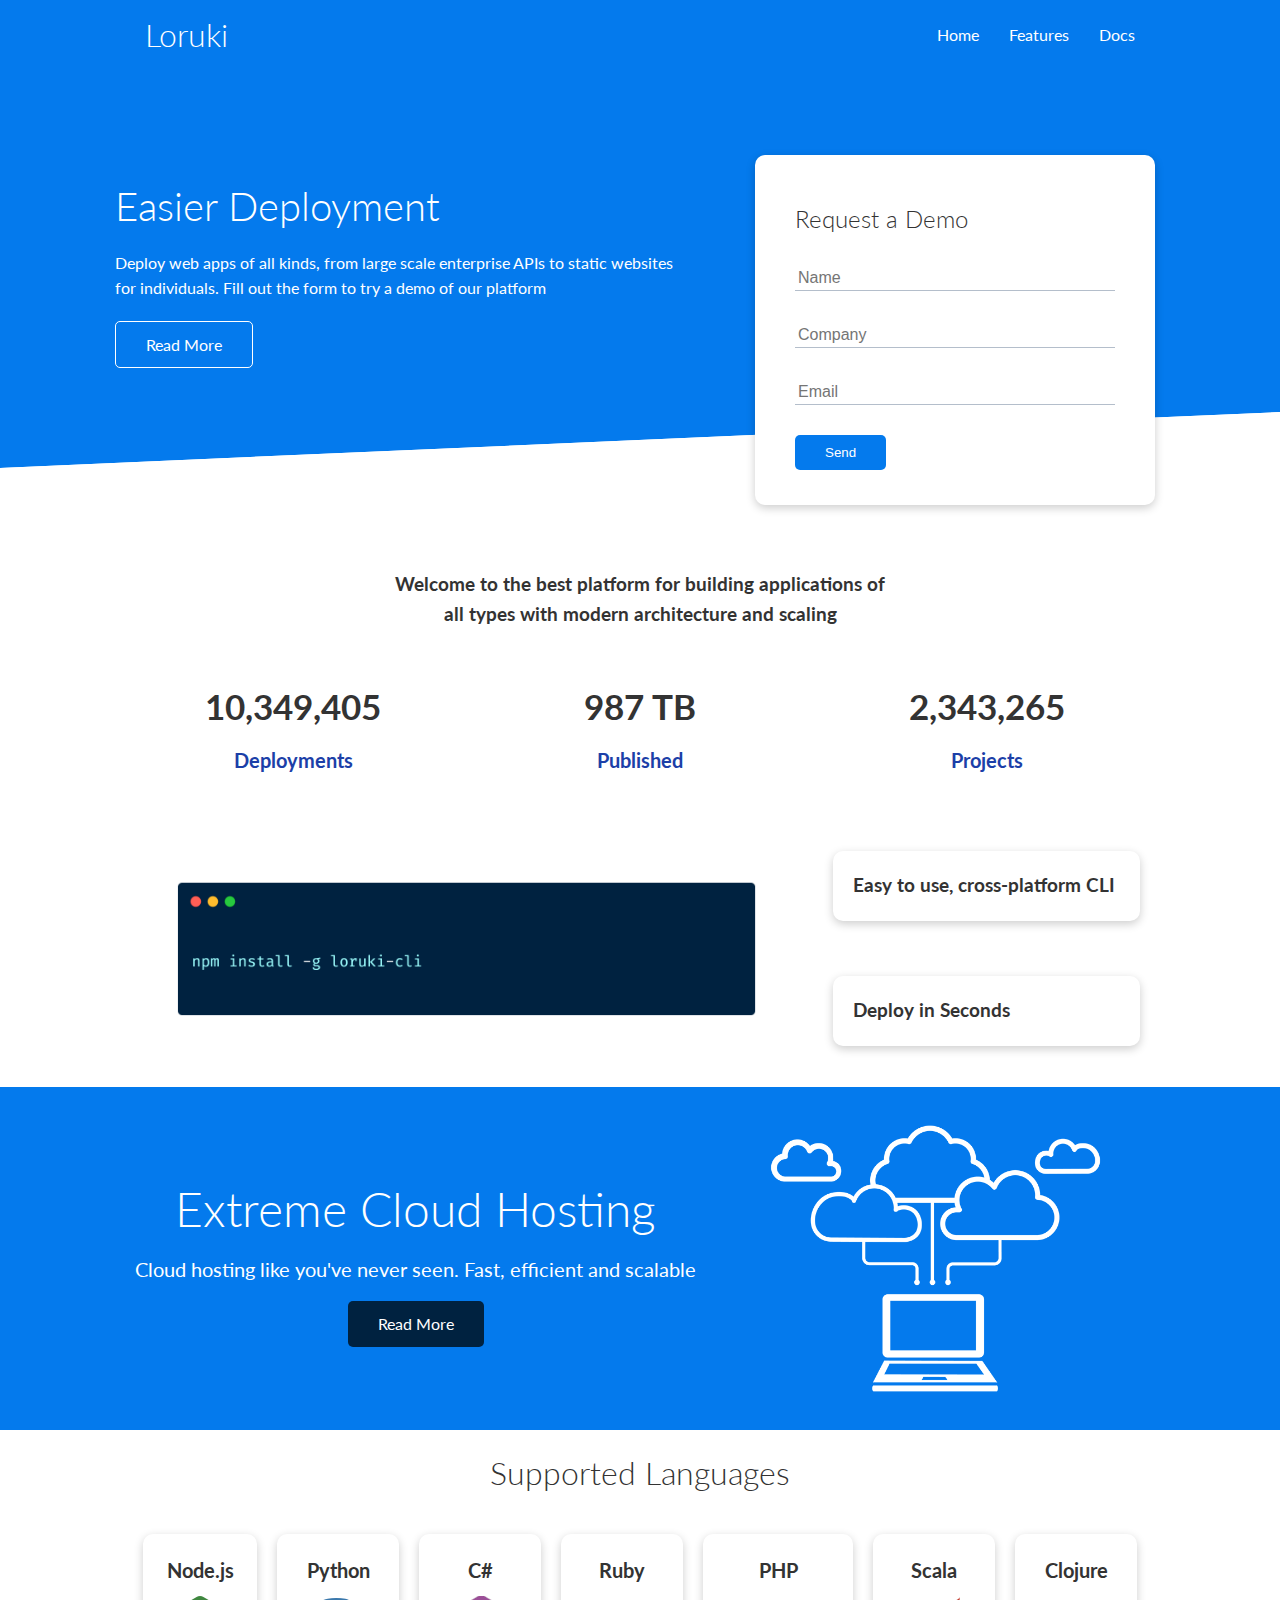
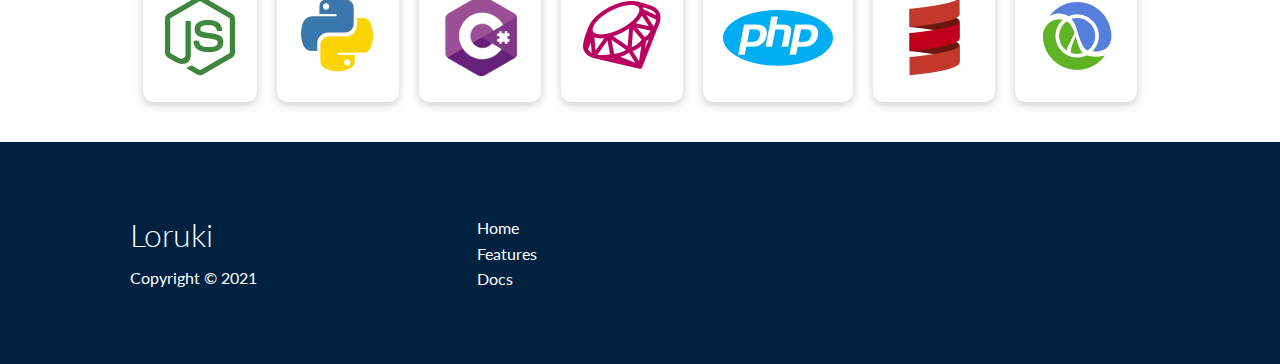
<file: index.html>
<!DOCTYPE html>
<html lang="en">
  <head>
    <meta charset="UTF-8" />
    <meta http-equiv="X-UA-Compatible" content="IE=edge" />
    <meta name="viewport" content="width=device-width, initial-scale=1.0" />
    <link
      rel="stylesheet"
      href="https://cdnjs.cloudflare.com/ajax/libs/font-awesome/5.15.1/css/all.min.css"
      integrity="sha512-+4zCK9k+qNFUR5X+cKL9EIR+ZOhtIloNl9GIKS57V1MyNsYpYcUrUeQc9vNfzsWfV28IaLL3i96P9sdNyeRssA=="
      crossorigin="anonymous"
      referrerpolicy="no-referrer"
    />
    <link rel="stylesheet" href="css/Utilities.css" />
    <link rel="stylesheet" href="css/style.css" />
    <title>Loruki | Cloud Hosting For Everyone</title>
  </head>
  <body>
    <!-- Navbar -->
    <div class="navbar">
      <div class="container flex">
        <h1 class="logo"><a href="index.html">Loruki</a></h1>
        <nav>
          <ul>
            <li><a href="index.html">Home</a></li>
            <li><a href="features.html">Features</a></li>
            <li><a href="docs.html">Docs</a></li>
          </ul>
        </nav>
      </div>
    </div>

    <!-- Showcase -->
    <section class="showcase">
      <div class="container grid">
        <div class="showcase-text">
          <h1>Easier Deployment</h1>
          <p>
            Deploy web apps of all kinds, from large scale enterprise APIs to
            static websites for individuals. Fill out the form to try a demo of
            our platform
          </p>
          <a href="features.html" class="btn btn-outline">Read More</a>
        </div>

        <div class="showcase-form card">
          <h2>Request a Demo</h2>
          <form>
            <div class="form-control">
              <input type="text" name="name" placeholder="Name" required />
            </div>
            <div class="form-control">
              <input
                type="text"
                name="company"
                placeholder="Company"
                required
              />
            </div>
            <div class="form-control">
              <input type="email" name="email" placeholder="Email" required />
            </div>
            <input type="submit" value="Send" class="btn btn-primary" />
          </form>
        </div>
      </div>
    </section>

    <!-- Stats -->

    <section class="stats">
      <div class="container">
        <h3 class="stats-heading text-center my-1">
          Welcome to the best platform for building applications of all types
          with modern architecture and scaling
        </h3>

        <div class="grid grid-3 text-center my-4">
          <div>
            <i class="fas fa-server fa-3x"></i>
            <h3>10,349,405</h3>
            <p class="text-secondary">Deployments</p>
          </div>
          <div>
            <i class="fas fa-upload fa-3x"></i>
            <h3>987 TB</h3>
            <p class="text-secondary">Published</p>
          </div>
          <div>
            <i class="fas fa-project-diagram fa-3x"></i>
            <h3>2,343,265</h3>
            <p class="text-secondary">Projects</p>
          </div>
        </div>
      </div>
    </section>

    <!-- CLI  -->

    <section class="cli">
      <div class="container grid">
        <img src="images/cli.png" alt="" />
        <div class="card">
          <h3>Easy to use, cross-platform CLI</h3>
        </div>
        <div class="card">
          <h3>Deploy in Seconds</h3>
        </div>
      </div>
    </section>

    <!-- Cloud -->

    <section class="cloud bg-primary my-2 py-2">
      <div class="container grid">
        <div class="text-center">
          <h2 class="lg">Extreme Cloud Hosting</h2>
          <p class="lead my-1">
            Cloud hosting like you've never seen. Fast, efficient and scalable
          </p>
          <a href="features.html" class="btn btn-dark">Read More</a>
        </div>
        <img src="images/cloud.png" alt="" />
      </div>
    </section>

    <!-- Languages -->

    <section class="languages">
      <h2 class="md text-center my-2">Supported Languages</h2>
      <div class="container flex">
        <div class="card">
          <h4>Node.js</h4>
          <img src="images/logos/node.png" alt="" />
        </div>
        <div class="card">
          <h4>Python</h4>
          <img src="images/logos/python.png" alt="" />
        </div>
        <div class="card">
          <h4>C#</h4>
          <img src="images/logos/csharp.png" alt="" />
        </div>
        <div class="card">
          <h4>Ruby</h4>
          <img src="images/logos/ruby.png" alt="" />
        </div>
        <div class="card">
          <h4>PHP</h4>
          <img src="images/logos/php.png" alt="" />
        </div>
        <div class="card">
          <h4>Scala</h4>
          <img src="images/logos/scala.png" alt="" />
        </div>
        <div class="card">
          <h4>Clojure</h4>
          <img src="images/logos/clojure.png" alt="" />
        </div>
      </div>
    </section>

    <!-- Footer -->

    <footer class="footer bg-dark py-5">
      <div class="container grid grid-3">
        <div>
          <h1>Loruki</h1>
          <p>Copyright &copy; 2021</p>
        </div>
        <nav>
          <ul>
            <li><a href="index.html">Home</a></li>
            <li><a href="features.html">Features</a></li>
            <li><a href="docs.html">Docs</a></li>
          </ul>
        </nav>
        <div class="social">
          <a href="#"><i class="fab fa-github fa-2x"></i></a>
          <a href="#"><i class="fab fa-facebook fa-2x"></i></a>
          <a href="#"><i class="fab fa-instagram fa-2x"></i></a>
          <a href="#"><i class="fab fa-twitter fa-2x"></i></a>
        </div>
      </div>
    </footer>
  </body>
</html>
</file>
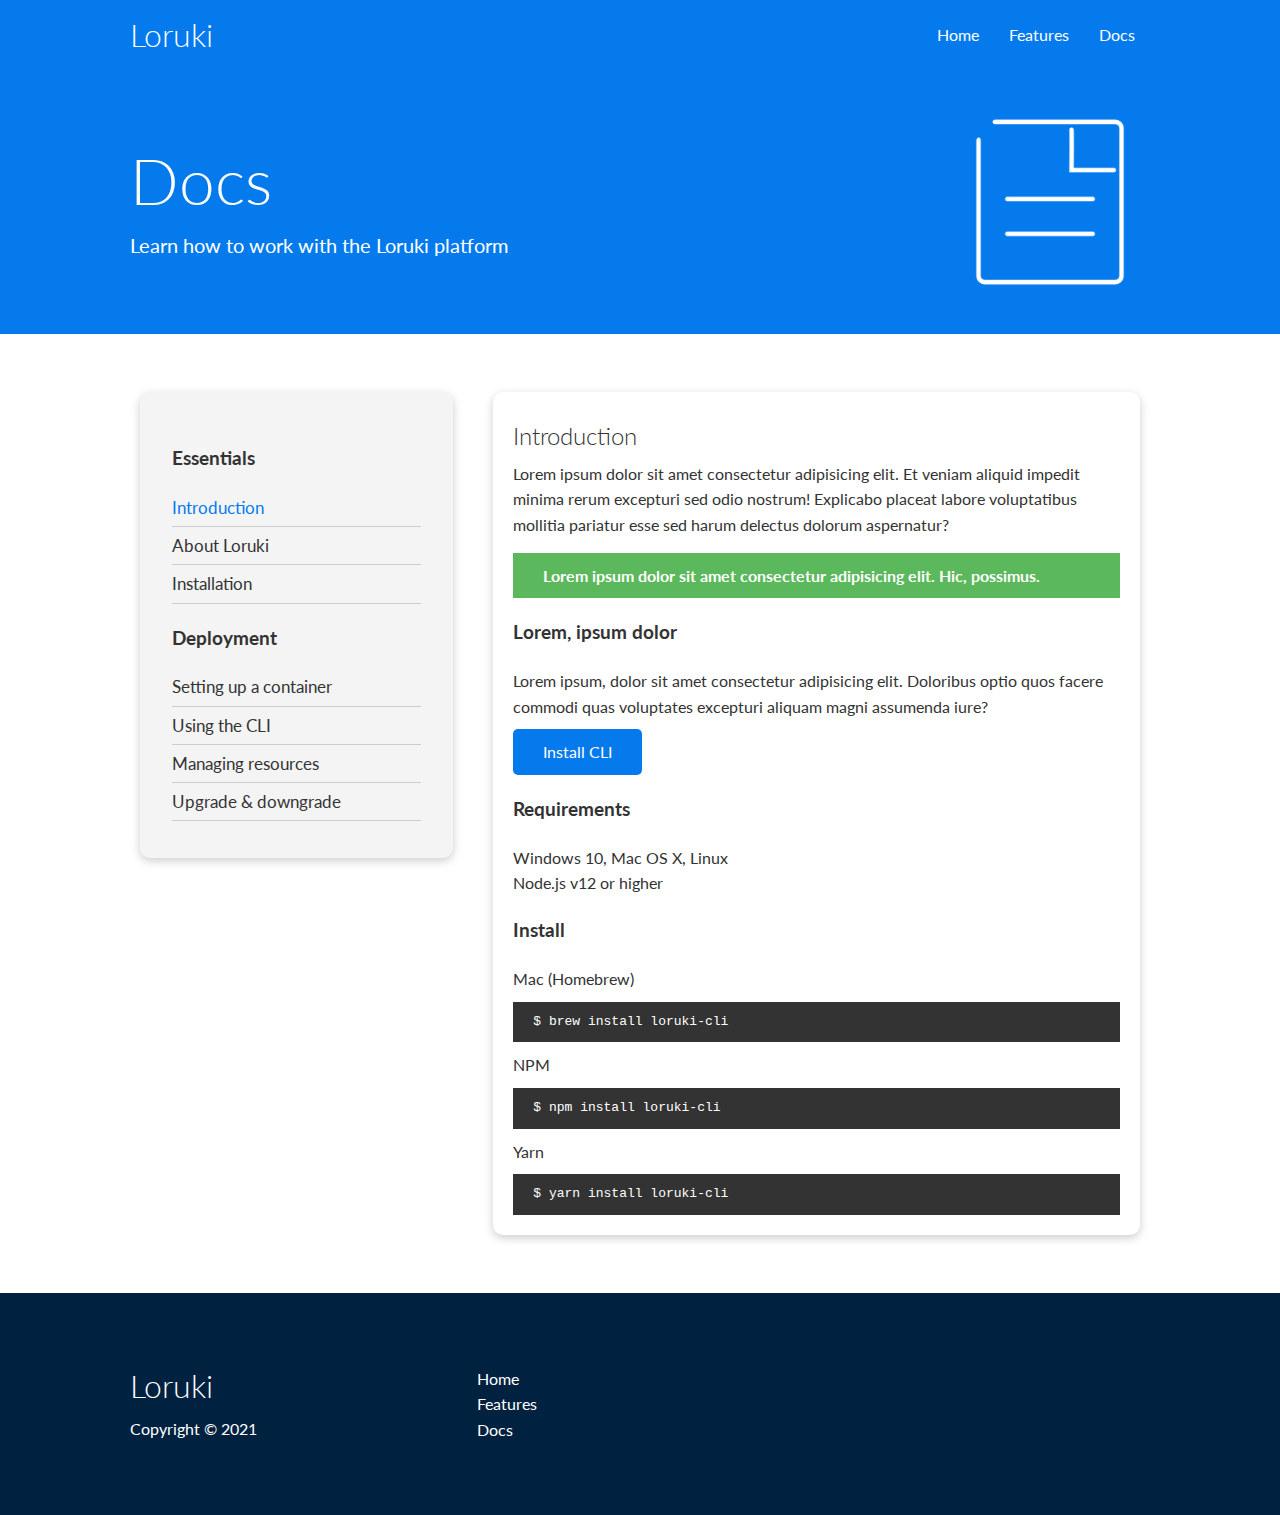
<file: docs.html>
<!DOCTYPE html>
<html lang="en">
  <head>
    <meta charset="UTF-8" />
    <meta http-equiv="X-UA-Compatible" content="IE=edge" />
    <meta name="viewport" content="width=device-width, initial-scale=1.0" />
    <link
      rel="stylesheet"
      href="https://cdnjs.cloudflare.com/ajax/libs/font-awesome/5.15.1/css/all.min.css"
      integrity="sha512-+4zCK9k+qNFUR5X+cKL9EIR+ZOhtIloNl9GIKS57V1MyNsYpYcUrUeQc9vNfzsWfV28IaLL3i96P9sdNyeRssA=="
      crossorigin="anonymous"
      referrerpolicy="no-referrer"
    />
    <link rel="stylesheet" href="css/Utilities.css" />
    <link rel="stylesheet" href="css/style.css" />
    <title>Loruki | Cloud Hosting For Everyone</title>
  </head>
  <body>
    <!-- Navbar -->
    <div class="navbar">
      <div class="container flex">
        <h1 class="logo">Loruki</h1>
        <nav>
          <ul>
            <li><a href="index.html">Home</a></li>
            <li><a href="features.html">Features</a></li>
            <li><a href="docs.html">Docs</a></li>
          </ul>
        </nav>
      </div>
    </div>

    <!-- Head -->

    <section class="docs-head bg-primary py-3">
      <div class="container grid">
        <div>
          <h1 class="xl">Docs</h1>
          <p class="lead">Learn how to work with the Loruki platform</p>
        </div>
        <img src="images/docs.png" alt="" />
      </div>
    </section>

    <!-- Docs Main -->
    <section class="docs-main my-4">
      <div class="container grid">
        <div class="card bg-light p-3">
          <h3 class="my-2">Essentials</h3>
          <nav>
            <ul>
              <li><a class="text-primary" href="#">Introduction</a></li>
              <li><a href="#">About Loruki</a></li>
              <li><a href="#">Installation</a></li>
            </ul>
          </nav>

          <h3 class="my-2">Deployment</h3>
          <nav>
            <ul>
              <li><a href="#">Setting up a container</a></li>
              <li><a href="#">Using the CLI</a></li>
              <li><a href="#">Managing resources</a></li>
              <li><a href="#">Upgrade & downgrade</a></li>
            </ul>
          </nav>
        </div>
        <div class="card">
          <h2>Introduction</h2>
          <p>
            Lorem ipsum dolor sit amet consectetur adipisicing elit. Et veniam
            aliquid impedit minima rerum excepturi sed odio nostrum! Explicabo
            placeat labore voluptatibus mollitia pariatur esse sed harum
            delectus dolorum aspernatur?
          </p>
          <div class="alert alert-success">
            <i class="fas fa-info"></i> Lorem ipsum dolor sit amet consectetur
            adipisicing elit. Hic, possimus.
          </div>

          <h3>Lorem, ipsum dolor</h3>
          <p>
            Lorem ipsum, dolor sit amet consectetur adipisicing elit. Doloribus
            optio quos facere commodi quas voluptates excepturi aliquam magni
            assumenda iure?
          </p>
          <a href="#" class="btn btn-primary">Install CLI</a>

          <h3>Requirements</h3>
          <ul>
            <li>Windows 10, Mac OS X, Linux</li>
            <li>Node.js v12 or higher</li>
          </ul>

          <h3>Install</h3>
          <p>Mac (Homebrew)</p>
          <pre><code>$ brew install loruki-cli</code></pre>
          <p>NPM</p>
          <pre><code>$ npm install loruki-cli</code></pre>
          <p>Yarn</p>
          <pre><code>$ yarn install loruki-cli</code></pre>
        </div>
      </div>
    </section>

    <!-- Footer -->

    <footer class="footer bg-dark py-5">
      <div class="container grid grid-3">
        <div>
          <h1>Loruki</h1>
          <p>Copyright &copy; 2021</p>
        </div>
        <nav>
          <ul>
            <li><a href="index.html">Home</a></li>
            <li><a href="features.html">Features</a></li>
            <li><a href="docs.html">Docs</a></li>
          </ul>
        </nav>
        <div class="social">
          <a href="#"><i class="fab fa-github fa-2x"></i></a>
          <a href="#"><i class="fab fa-facebook fa-2x"></i></a>
          <a href="#"><i class="fab fa-instagram fa-2x"></i></a>
          <a href="#"><i class="fab fa-twitter fa-2x"></i></a>
        </div>
      </div>
    </footer>
  </body>
</html>
</file>
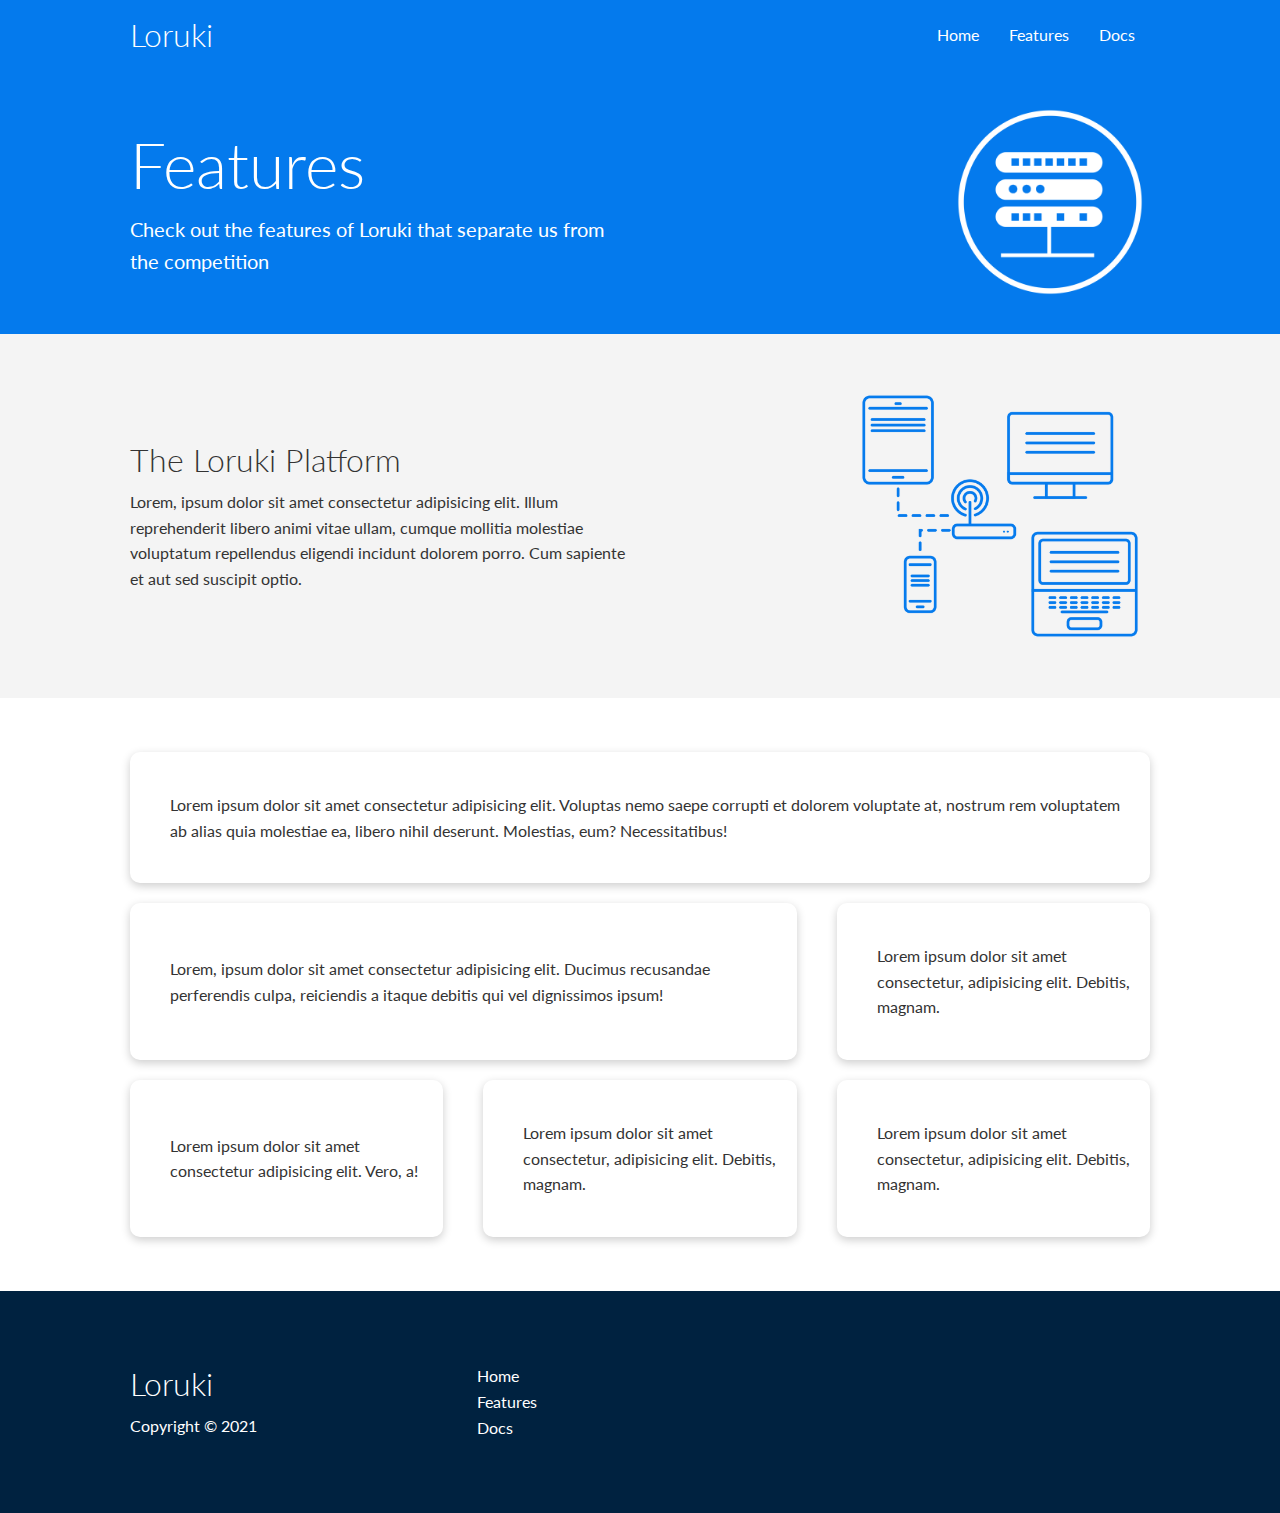
<file: features.html>
<!DOCTYPE html>
<html lang="en">
  <head>
    <meta charset="UTF-8" />
    <meta http-equiv="X-UA-Compatible" content="IE=edge" />
    <meta name="viewport" content="width=device-width, initial-scale=1.0" />
    <link
      rel="stylesheet"
      href="https://cdnjs.cloudflare.com/ajax/libs/font-awesome/5.15.1/css/all.min.css"
      integrity="sha512-+4zCK9k+qNFUR5X+cKL9EIR+ZOhtIloNl9GIKS57V1MyNsYpYcUrUeQc9vNfzsWfV28IaLL3i96P9sdNyeRssA=="
      crossorigin="anonymous"
      referrerpolicy="no-referrer"
    />
    <link rel="stylesheet" href="css/Utilities.css" />
    <link rel="stylesheet" href="css/style.css" />
    <title>Loruki | Cloud Hosting For Everyone</title>
  </head>
  <body>
    <!-- Navbar -->
    <div class="navbar">
      <div class="container flex">
        <h1 class="logo">Loruki</h1>
        <nav>
          <ul>
            <li><a href="index.html">Home</a></li>
            <li><a href="features.html">Features</a></li>
            <li><a href="docs.html">Docs</a></li>
          </ul>
        </nav>
      </div>
    </div>

    <!-- Head -->

    <section class="features-head bg-primary py-3">
      <div class="container grid">
        <div>
          <h1 class="xl">Features</h1>
          <p class="lead">
            Check out the features of Loruki that separate us from the
            competition
          </p>
        </div>
        <img src="images/server.png" alt="" />
      </div>
    </section>

    <!-- Sub head -->
    
    <section class="features-sub-head bg-light py-3">
      <div class="container grid">
        <div>
          <h1 class="md">The Loruki Platform</h1>
          <p>
            Lorem, ipsum dolor sit amet consectetur adipisicing elit. Illum reprehenderit libero animi vitae ullam, cumque mollitia molestiae voluptatum repellendus eligendi incidunt dolorem porro. Cum sapiente et aut sed suscipit optio.
          </p>
        </div>
        <img src="images/server2.png" alt="" />
      </div>
      </div>
    </section>

    <section class="features-main my-2">
      <div class="container grid grid-3">
          <div class="card flex">
              <i class="fas fa-server fa-3x"></i>
              <p>Lorem ipsum dolor sit amet consectetur adipisicing elit. Voluptas nemo saepe corrupti et dolorem voluptate at, nostrum rem voluptatem ab alias quia molestiae ea, libero nihil deserunt. Molestias, eum? Necessitatibus!</p>
          </div>
          <div class="card flex">
              <i class="fas fa-network-wired fa-3x"></i>
              <p>
                  Lorem, ipsum dolor sit amet consectetur adipisicing elit. Ducimus
                  recusandae perferendis culpa, reiciendis a itaque debitis qui vel
                  dignissimos ipsum!
              </p>
          </div>
          <div class="card flex">
              <i class="fas fa-laptop-code fa-3x"></i>
              <p>
                  Lorem ipsum dolor sit amet consectetur, adipisicing elit. Debitis,
                  magnam.
              </p>
          </div>
          <div class="card flex">
              <i class="fas fa-database fa-3x"></i>
              <p>
                  Lorem ipsum dolor sit amet consectetur adipisicing elit. Vero, a!
              </p>
          </div>
          <div class="card flex">
              <i class="fas fa-power-off fa-3x"></i>
              <p>
                  Lorem ipsum dolor sit amet consectetur, adipisicing elit. Debitis,
                  magnam.
              </p>
          </div>
          <div class="card flex">
              <i class="fas fa-upload fa-3x"></i>
              <p>
                  Lorem ipsum dolor sit amet consectetur, adipisicing elit. Debitis,
                  magnam.
              </p>
          </div>
      </div>
  </section>

    <!-- Footer -->

    <footer class="footer bg-dark py-5">
      <div class="container grid grid-3">
        <div>
          <h1>Loruki</h1>
          <p>Copyright &copy; 2021</p>
        </div>
        <nav>
          <ul>
            <li><a href="index.html">Home</a></li>
            <li><a href="features.html">Features</a></li>
            <li><a href="docs.html">Docs</a></li>
          </ul>
        </nav>
        <div class="social">
          <a href="#"><i class="fab fa-github fa-2x"></i></a>
          <a href="#"><i class="fab fa-facebook fa-2x"></i></a>
          <a href="#"><i class="fab fa-instagram fa-2x"></i></a>
          <a href="#"><i class="fab fa-twitter fa-2x"></i></a>
        </div>
      </div>
    </footer>
  </body>
</html>
</file>
<file: css/Utilities.css>
.container {
  max-width: 1100px;
  margin: 0 auto;
  overflow: auto;
  padding: 0 40px;
}

.card {
  background-color: #fff;
  color: #333;
  border-radius: 10px;
  box-shadow: 0 3px 10px rgba(0, 0, 0, 0.2);
  padding: 20px;
  margin: 10px;
}

.btn {
  display: inline-block;
  padding: 10px 30px;
  cursor: pointer;
  background: var(--primary-color);
  color: #fff;
  border: none;
  border-radius: 5px;
}

.btn-outline {
  background-color: transparent;
  border: 1px #fff solid;
}

.btn:hover {
  transform: scale(0.98);
}

/* Backgrounds & Coloured Buttons */

.bg-primary,
.btn-primary {
  background-color: var(--primary-color);
  color: #fff;
}

.bg-secondary,
.btn-secondary {
  background-color: var(--secondary-color);
  color: #fff;
}

.bg-dark,
.btn-dark {
  background-color: var(--dark-color);
  color: #fff;
}

.bg-light,
.btn-light {
  background-color: var(--light-color);
  color: #333;
}

.bg-primary a,
.btn-primary a,
.bg-secondary a,
.btn-secondary a,
.bg-dark a,
.btn-dark a {
  color: #fff;
}

/* Text colors */
.text-primary {
  color: var(--primary-color);
}

.text-secondary {
  color: var(--secondary-color);
}

.text-dark {
  color: var(--dark-color);
}

.text-light {
  color: var(--light-color);
}

/* Text Sizes */

.lead {
  font-size: 20px;
}

.sm {
  font-size: 1rem;
}

.md {
  font-size: 2rem;
}

.lg {
  font-size: 3rem;
}

.xl {
  font-size: 4rem;
}

.text-center {
  text-align: center;
}

/* Alert */

.alert {
  background-color: var(--light-color);
  padding: 10px 20px;
  font-weight: bold;
  margin: 15px 0;
}

.alert i {
  margin-right: 10px;
}

.alert-success {
  background-color: var(--success-color);
  color: #fff;
}

.alert-error {
  background-color: var(--error-color);
  color: #fff;
}

.flex {
  display: flex;
  justify-content: center;
  align-items: center;
  height: 100%;
}

.grid {
  display: grid;
  grid-template-columns: repeat(2, 1fr);
  gap: 20px;
  justify-content: center;
  align-items: center;
  height: 100%;
}

.grid-3 {
  grid-template-columns: repeat(3, 1fr);
}

/* Margin */

.my-1 {
  margin: 1rem 0;
}

.my-2 {
  margin: 1.5rem 0;
}

.my-3 {
  margin: 2rem 0;
}

.my-4 {
  margin: 3rem 0;
}

.my-5 {
  margin: 4rem 0;
}

.m-1 {
  margin: 1rem;
}

.m-2 {
  margin: 1.5rem;
}

.m-3 {
  margin: 2rem;
}

.m-4 {
  margin: 3rem;
}

.m-5 {
  margin: 4rem;
}

/* Padding */

.py-1 {
  padding: 1rem 0;
}

.py-2 {
  padding: 1.5rem 0;
}

.py-3 {
  padding: 2rem 0;
}

.py-4 {
  padding: 3rem 0;
}

.py-5 {
  padding: 4rem 0;
}

.p-1 {
  padding: 1rem;
}

.p-2 {
  padding: 1.5rem;
}

.p-3 {
  padding: 2rem;
}

.p-4 {
  padding: 3rem;
}

.p-5 {
  padding: 4rem;
}
</file>
<file: css/style.css>
@import url("https://fonts.googleapis.com/css2?family=Lato:wght@300&display=swap");

:root {
  --primary-color: #047aed;
  --secondary-color: #1c3fa8;
  --dark-color: #002240;
  --light-color: #f4f4f4;
  --success-color: #5cb85c;
  --error-color: #d9534f;
}

* {
  box-sizing: border-box;
  padding: 0;
  margin: 0;
}

body {
  font-family: "Lato", sans-serif;
  color: #333;
  line-height: 1.6;
}

ul {
  list-style-type: none;
}

a {
  text-decoration: none;
  color: #333;
}

h1,
h2 {
  font-weight: 300;
  line-height: 1.2;
  margin: 10px 0;
}

p {
  margin: 10px 0;
}

img {
  width: 100%;
}

code,
pre {
  background-color: #333;
  color: #fff;
  padding: 10px;
}

/* Navbar */

.navbar {
  background-color: var(--primary-color);
  color: #fff;
  height: 70px;
}

.navbar h1 a:hover {
  border-bottom: none;
}

.navbar ul {
  display: flex;
}

.navbar a {
  color: #fff;
  padding: 10px;
  margin: 0 5px;
}

.navbar a:hover {
  border-bottom: 2px solid #fff;
}

.navbar .flex {
  justify-content: space-between;
}

/* Showcase */

.showcase {
  height: 400px;
  background-color: var(--primary-color);
  color: #fff;
  position: relative;
}

.showcase h1 {
  font-size: 40px;
}

.showcase p {
  margin: 20px 0px;
}

.showcase .grid {
  overflow: visible;
  grid-template-columns: 55% 45%;
  gap: 30px;
}

.showcase-text {
  animation: slideInFromLeft 1s ease-in;
}

.showcase-form {
  position: relative;
  top: 60px;
  height: 350px;
  width: 400px;
  padding: 40px;
  z-index: 100;
  justify-self: flex-end;
  animation: slideInFromRight 1s ease-in;
}

.showcase-form .form-control {
  margin: 30px 0;
}

.showcase-form input[type="text"],
.showcase-form input[type="email"] {
  border: 0;
  border-bottom: 1px solid #b4becb;
  width: 100%;
  padding: 3px;
  font-size: 16px;
}

.showcase-form input:focus {
  outline: none;
}

.showcase::before,
.showcase::after {
  content: "";
  position: absolute;
  height: 100px;
  bottom: -70px;
  right: 0;
  left: 0;
  background: #fff;
  transform: skewY(-2.5deg);
  -webkit-transform: skewY(-2.5deg);
  -mozilla-transform: skewY(-2.5deg);
  -ms-transform: skewY(-2.5deg);
}

/* Stats */

.stats {
  padding-top: 100px;
  animation: slideInFromBottom 1s ease-in;
}

.stats-heading {
  max-width: 500px;
  margin: auto;
}

.stats .grid h3 {
  font-size: 35px;
}

.stats .grid p {
  font-size: 20px;
  font-weight: bold;
}

/* CLI */

.cli .grid {
  grid-template-columns: repeat(3, 1fr);
  grid-template-rows: repeat(2, 1fr);
}

.cli .grid > *:first-child {
  grid-column: 1 / span 2;
  grid-row: 1 / span 2;
}

/* Cloud */

.cloud .grid {
  grid-template-columns: 4fr 3fr;
}

/* Languages */

.languages .flex {
  flex-wrap: wrap;
}

.languages .card {
  text-align: center;
  margin: 18px 10px 40px;
  transition: transform 0.2s ease-in;
}

.languages .card h4 {
  font-size: 20px;
  margin-bottom: 10px;
}

.languages .card:hover {
  transform: translateY(-15px);
}

/* Features */

.features-head img,
.docs-head img {
  width: 200px;
  justify-self: flex-end;
}

.features-sub-head img {
  width: 300px;
  justify-self: flex-end;
}

.features-main .card > i {
  margin-right: 20px;
}

.features-main .grid {
  padding: 30px;
}

.features-main .grid > *:first-child {
  grid-column: 1 / span 3;
}

.features-main .grid > *:nth-child(2) {
  grid-column: 1 / span 2;
}

/* Docs */

.docs-main h3 {
  margin: 20px 0;
}

.docs-main .grid {
  grid-template-columns: 1fr 2fr;
  align-items: flex-start;
}

.docs-main nav li {
  font-size: 17px;
  padding-bottom: 5px;
  margin-bottom: 5px;
  border-bottom: 1px solid #ccc;
}

.docs-main a:hover {
  font-weight: bold;
}

/* Footer */

.footer .social a {
  margin: 0 10px;
}

/* Animations */

@keyframes slideInFromLeft {
  0% {
    transform: translateX(-100%);
  }
  100% {
    transform: translateX(0);
  }
}

@keyframes slideInFromRight {
  0% {
    transform: translateX(100%);
  }
  100% {
    transform: translateX(0);
  }
}

@keyframes slideInFromTop {
  0% {
    transform: translateY(-100%);
  }
  100% {
    transform: translateY(0);
  }
}

@keyframes slideInFromBottom {
  0% {
    transform: translateY(100%);
  }
  100% {
    transform: translateY(0);
  }
}

/* Tablets and under */

@media (max-width: 768px) {
  .grid,
  .showcase .grid,
  .stats .grid,
  .cli .grid,
  .cloud .grid,
  .features-main .grid,
  .docs-main .grid {
    grid-template-columns: 1fr;
    grid-template-rows: 1fr;
  }

  .showcase {
    height: auto;
  }

  .showcase-text {
    text-align: center;
    margin-top: 40px;
    animation: slideInFromTop 1s ease-in;
  }

  .showcase-form {
    justify-self: center;
    margin: auto;
    animation: slideInFromBottom 1s ease-in;
  }

  .cli .grid > *:first-child {
    grid-column: 1;
    grid-row: 1;
  }

  .features-head,
  .features-sub-head,
  .docs-head {
    text-align: center;
  }

  .features-head img,
  .features-sub-head img,
  .docs-head img {
    text-align: center;
    justify-self: center;
  }

  .features-main .grid > *:first-child,
  .features-main .grid > *:nth-child(2) {
    grid-column: 1;
  }
}

/* Mobile */

@media (max-width: 500px) {
  .navbar {
    height: 110px;
  }

  .navbar .flex {
    flex-direction: column;
  }

  .navbar ul {
    padding: 10px;
    background-color: rgba(0, 0, 0, 0.1);
  }
}
</file>
